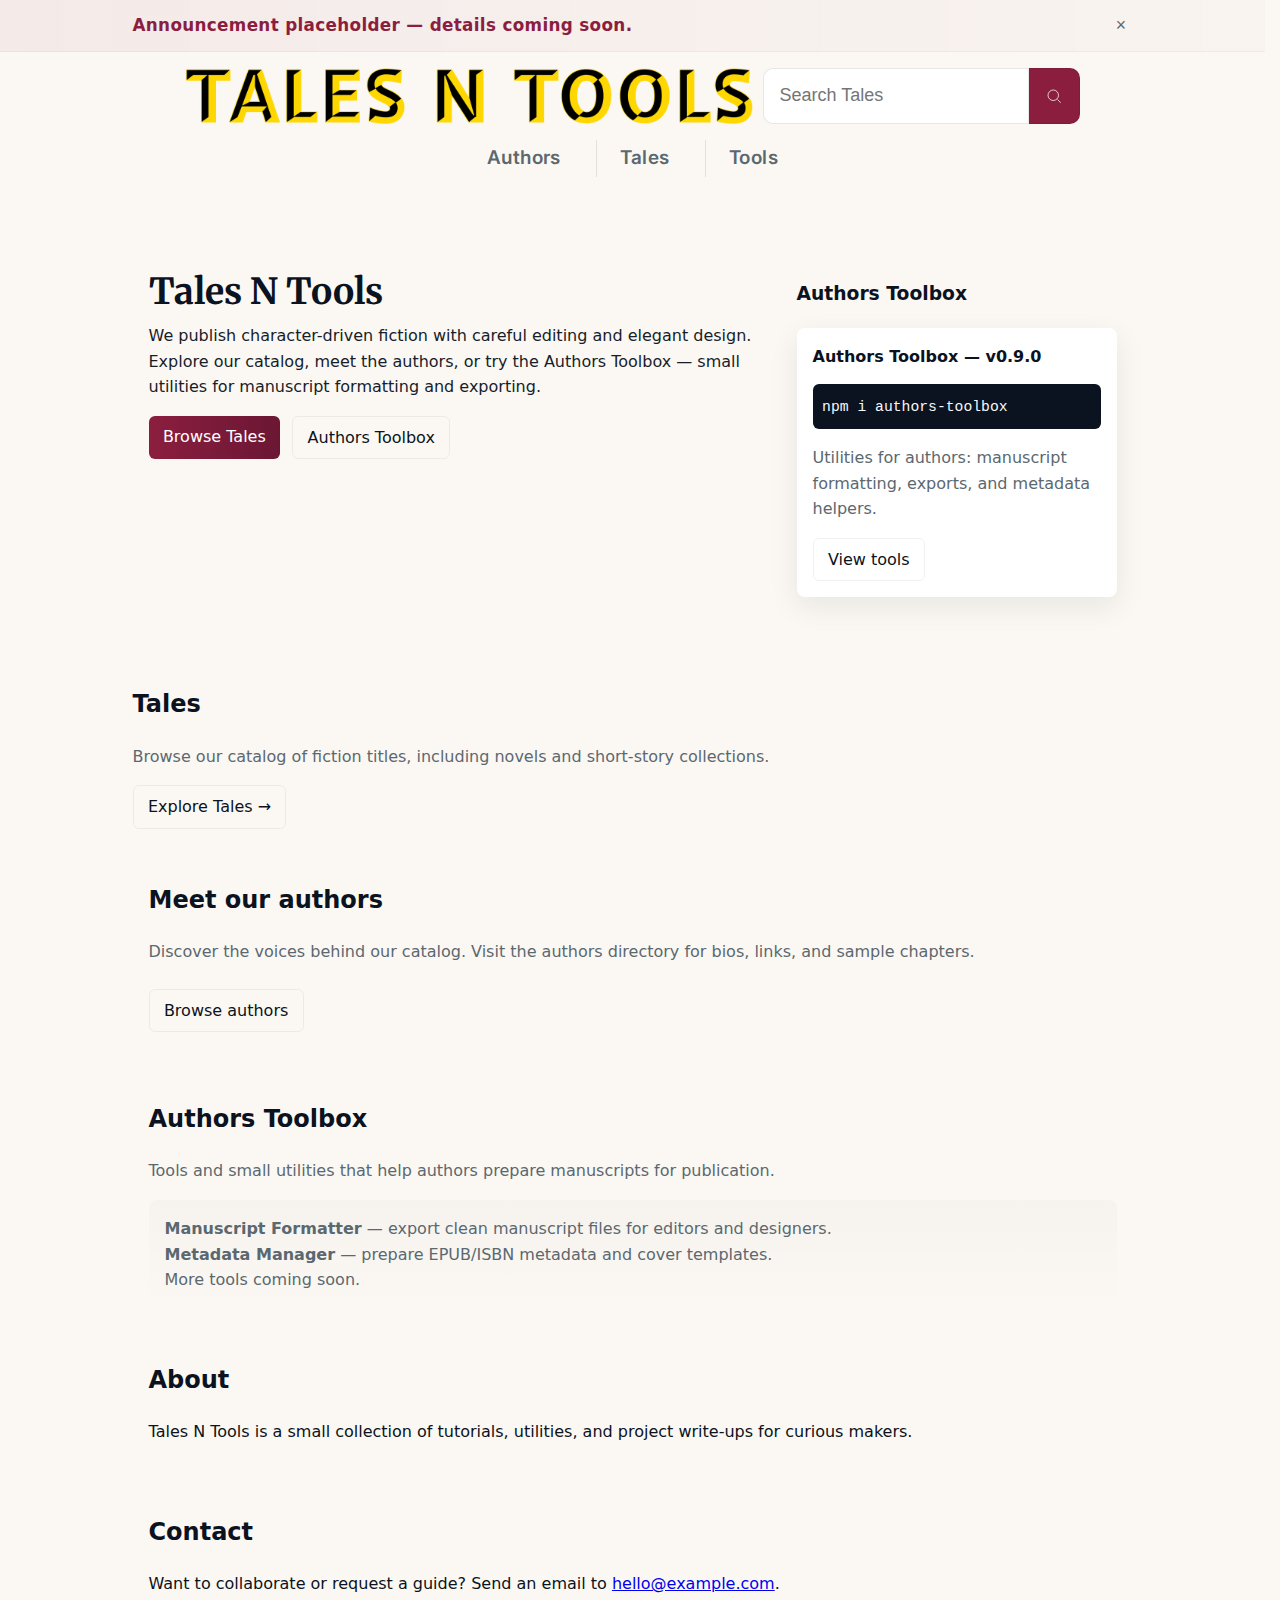
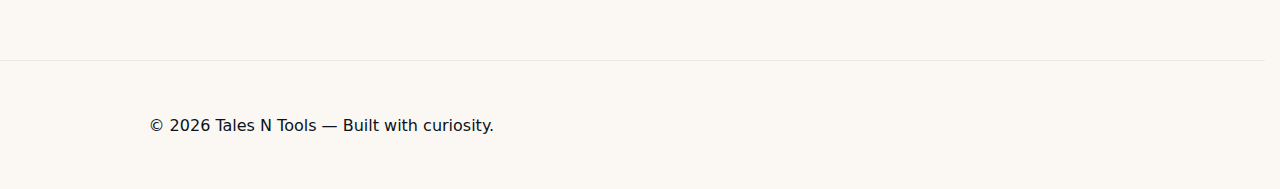
<file: index.html>
<!doctype html>
<html lang="en">

<head>
    <meta charset="utf-8" />
    <meta name="viewport" content="width=device-width,initial-scale=1" />
    <meta name="description" content="Tales N Tools — a multimedia studio where storytelling meets technology." />
    <title>Tales N Tools</title>
    <link rel="icon" href="assets/favicon.svg" />
    <link
        href="https://fonts.googleapis.com/css2?family=Inter:wght@300;400;600&family=Merriweather:wght@300;400;700&family=JetBrains+Mono:wght@400;600&display=swap"
        rel="stylesheet">
    <link rel="stylesheet" href="css/styles.css" />
    <script>
        // Prefetch shared header HTML into sessionStorage early to avoid flicker on navigation.
        (function () {
            try {
                if (!sessionStorage.getItem('site_header_html')) {
                    fetch('/includes/header.html').then(function (r) { if (r.ok) return r.text(); }).then(function (t) { if (t) sessionStorage.setItem('site_header_html', t); }).catch(function () { });
                }
            } catch (e) { }
        })();
    </script>
</head>

<body>
    <div id="site-header-include"></div>

    <main>
        <section class="hero">
            <div class="container hero-grid">
                <div class="hero-main">
                    <h1>Tales N Tools</h1>
                    <p class="lead">We publish character-driven fiction with careful editing and elegant design. Explore
                        our catalog, meet the authors, or try the Authors Toolbox — small utilities for manuscript
                        formatting and exporting.</p>
                    <p class="cta-row">
                        <a class="btn primary" href="tales/index.html">Browse Tales</a>
                        <a class="btn" href="tools/index.html">Authors Toolbox</a>
                    </p>
                </div>

                <aside class="hero-aside" aria-labelledby="releases-title">
                    <h3 id="releases-title">Authors Toolbox</h3>
                    <div class="release-card">
                        <div class="release-meta"><strong>Authors Toolbox</strong> — v0.9.0</div>
                        <pre class="code-snippet"><code>npm i authors-toolbox</code></pre>
                        <p class="muted">Utilities for authors: manuscript formatting, exports, and metadata helpers.
                        </p>
                        <a class="btn" href="#tools">View tools</a>
                    </div>
                </aside>
            </div>
        </section>

        <section class="container publications catalog-teaser">
            <h2>Tales</h2>
            <p class="muted">Browse our catalog of fiction titles, including novels and short-story collections.</p>
            <p><a class="btn" href="tales/index.html">Explore Tales →</a></p>
        </section>

        <section id="authors" class="container authors-teaser">
            <h2>Meet our authors</h2>
            <p class="muted">Discover the voices behind our catalog. Visit the authors directory for bios, links, and
                sample chapters.</p>
            <p><a class="btn" href="authors/index.html">Browse authors</a></p>
        </section>

        <section id="tools" class="container portfolio tools">
            <h2>Authors Toolbox</h2>
            <p class="muted">Tools and small utilities that help authors prepare manuscripts for publication.</p>
            <div class="placeholder">
                <strong>Manuscript Formatter</strong> — export clean manuscript files for editors and designers.<br>
                <strong>Metadata Manager</strong> — prepare EPUB/ISBN metadata and cover templates.<br>
                More tools coming soon.
            </div>
        </section>

        <section id="about" class="container about">
            <h2>About</h2>
            <p>Tales N Tools is a small collection of tutorials, utilities, and project write-ups for curious makers.
            </p>
        </section>

        <section id="contact" class="container contact">
            <h2>Contact</h2>
            <p>Want to collaborate or request a guide? Send an email to <a
                    href="mailto:hello@example.com">hello@example.com</a>.</p>
        </section>
    </main>

    <footer class="site-footer">
        <div class="container">
            <p>© <span id="year"></span> Tales N Tools — Built with curiosity.</p>
        </div>
    </footer>

    <script src="js/script.js"></script>
</body>

</html>
</file>
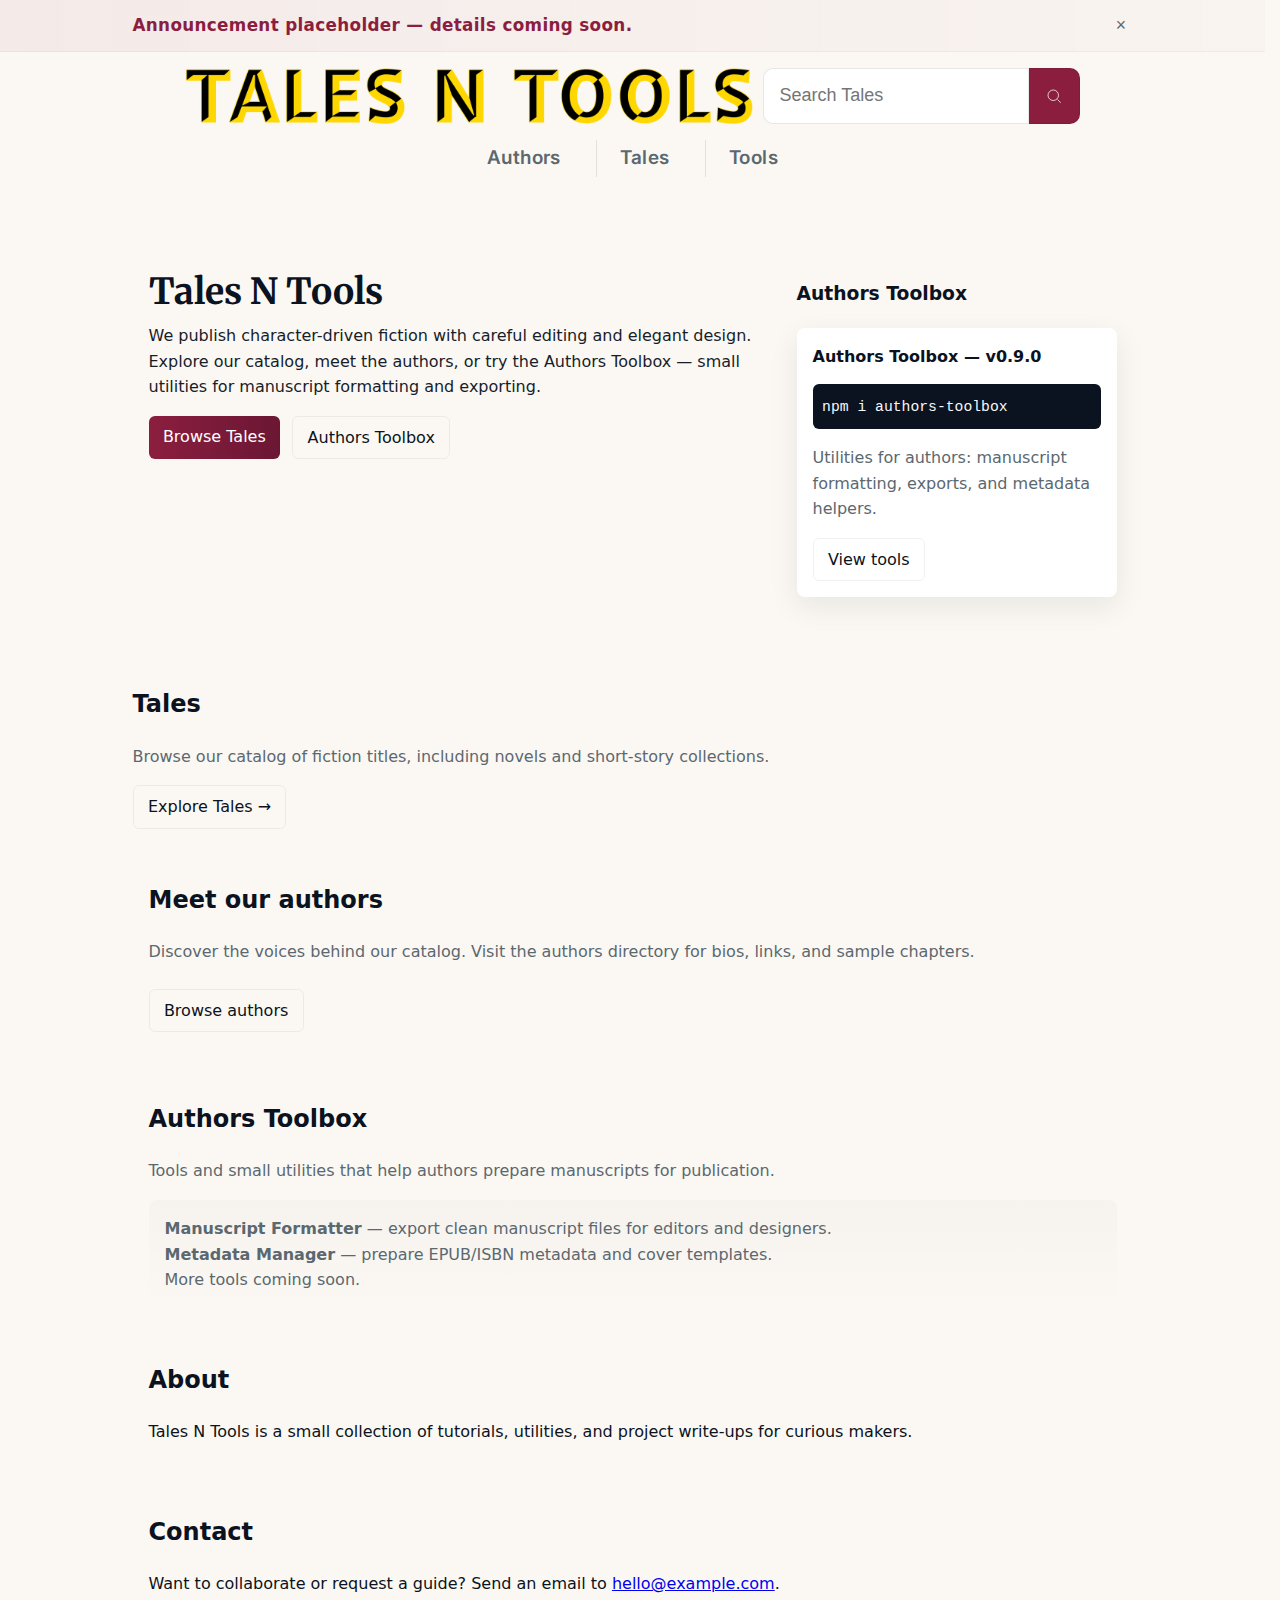
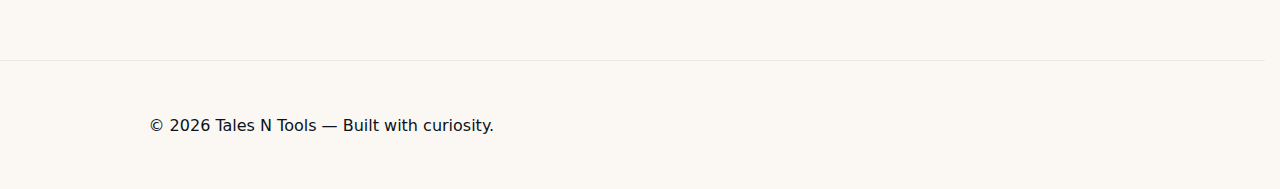
<file: docs/index.html>
<!doctype html>
<html lang="en">

<head>
    <meta charset="utf-8" />
    <meta name="viewport" content="width=device-width,initial-scale=1" />
    <meta name="description" content="Tales N Tools — a multimedia studio where storytelling meets technology." />
    <title>Tales N Tools</title>
    <link rel="icon" href="assets/favicon.svg" />
    <link
        href="https://fonts.googleapis.com/css2?family=Inter:wght@300;400;600&family=Merriweather:wght@300;400;700&family=JetBrains+Mono:wght@400;600&display=swap"
        rel="stylesheet">
    <link rel="stylesheet" href="css/styles.css" />
    <script>
        // Prefetch shared header HTML into sessionStorage early to avoid flicker on navigation.
        (function () {
            try {
                if (!sessionStorage.getItem('site_header_html')) {
                    var segs = window.location.pathname.split('/').filter(Boolean);
                    var depth = Math.max(0, segs.length - 1);
                    var basePrefix = depth ? '../'.repeat(depth) : './';
                    fetch(basePrefix + 'includes/header.html').then(function (r) { if (r.ok) return r.text(); }).then(function (t) { if (t) sessionStorage.setItem('site_header_html', t); }).catch(function () { });
                }
            } catch (e) { }
        })();
    </script>
</head>

<body>
    <div id="site-header-include"></div>

    <main>
        <section class="hero">
            <div class="container hero-grid">
                <div class="hero-main">
                    <h1>Tales N Tools</h1>
                    <p class="lead">We publish character-driven fiction with careful editing and elegant design. Explore
                        our catalog, meet the authors, or try the Authors Toolbox — small utilities for manuscript
                        formatting and exporting.</p>
                    <p class="cta-row">
                        <a class="btn primary" href="tales/index.html">Browse Tales</a>
                        <a class="btn" href="tools/index.html">Authors Toolbox</a>
                    </p>
                </div>

                <aside class="hero-aside" aria-labelledby="releases-title">
                    <h3 id="releases-title">Authors Toolbox</h3>
                    <div class="release-card">
                        <div class="release-meta"><strong>Authors Toolbox</strong> — v0.9.0</div>
                        <pre class="code-snippet"><code>npm i authors-toolbox</code></pre>
                        <p class="muted">Utilities for authors: manuscript formatting, exports, and metadata helpers.
                        </p>
                        <a class="btn" href="#tools">View tools</a>
                    </div>
                </aside>
            </div>
        </section>

        <section class="container publications catalog-teaser">
            <h2>Tales</h2>
            <p class="muted">Browse our catalog of fiction titles, including novels and short-story collections.</p>
            <p><a class="btn" href="tales/index.html">Explore Tales →</a></p>
        </section>

        <section id="authors" class="container authors-teaser">
            <h2>Meet our authors</h2>
            <p class="muted">Discover the voices behind our catalog. Visit the authors directory for bios, links, and
                sample chapters.</p>
            <p><a class="btn" href="authors/index.html">Browse authors</a></p>
        </section>

        <section id="tools" class="container portfolio tools">
            <h2>Authors Toolbox</h2>
            <p class="muted">Tools and small utilities that help authors prepare manuscripts for publication.</p>
            <div class="placeholder">
                <strong>Manuscript Formatter</strong> — export clean manuscript files for editors and designers.<br>
                <strong>Metadata Manager</strong> — prepare EPUB/ISBN metadata and cover templates.<br>
                More tools coming soon.
            </div>
        </section>

        <section id="about" class="container about">
            <h2>About</h2>
            <p>Tales N Tools is a small collection of tutorials, utilities, and project write-ups for curious makers.
            </p>
        </section>

        <section id="contact" class="container contact">
            <h2>Contact</h2>
            <p>Want to collaborate or request a guide? Send an email to <a
                    href="mailto:hello@example.com">hello@example.com</a>.</p>
        </section>
    </main>

    <footer class="site-footer">
        <div class="container">
            <p>© <span id="year"></span> Tales N Tools — Built with curiosity.</p>
        </div>
    </footer>

    <script src="js/script.js"></script>
</body>

</html>
</file>
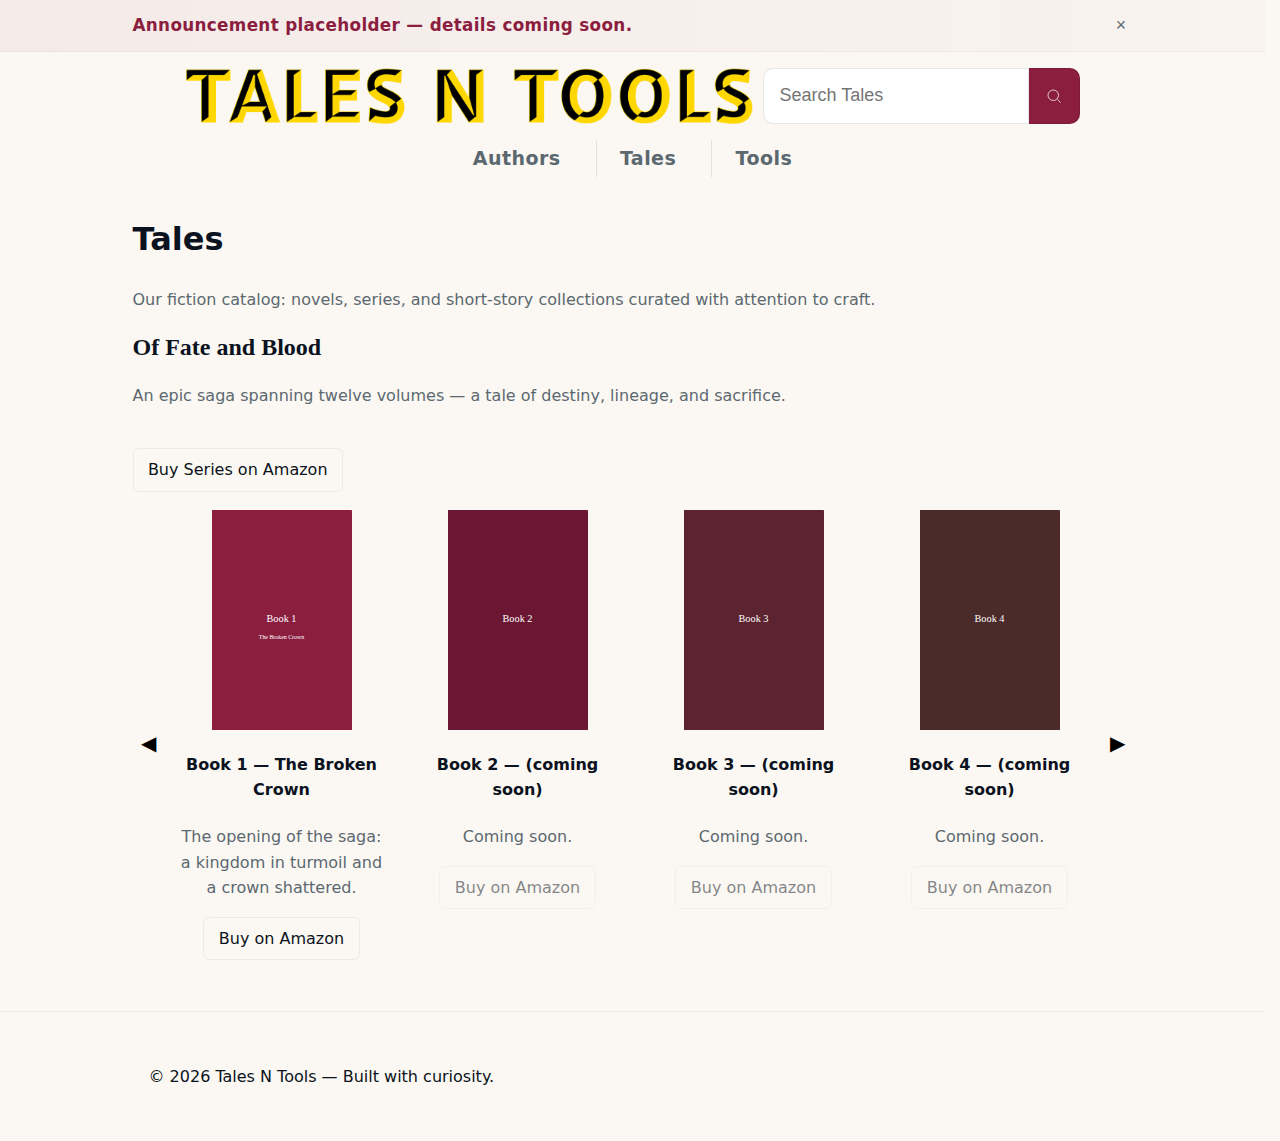
<file: pages/tales/index.html>
<!doctype html>
<html lang="en">

<head>
    <meta charset="utf-8" />
    <meta name="viewport" content="width=device-width,initial-scale=1" />
    <title>Tales — Tales N Tools</title>
    <link rel="stylesheet" href="/css/styles.css" />
    <meta name="description" content="Tales — the fiction catalog from Tales N Tools." />
    <script>
        (function () {
            try {
                if (!sessionStorage.getItem('site_header_html')) {
                    fetch('/includes/header.html').then(function (r) { if (r.ok) return r.text(); }).then(function (t) { if (t) sessionStorage.setItem('site_header_html', t); }).catch(function () { });
                }
            } catch (e) { }
        })();
    </script>
</head>

<body>
    <div id="site-header-include"></div>

    <main>
        <section class="container publications">
            <h1>Tales</h1>
            <p class="muted">Our fiction catalog: novels, series, and short-story collections curated with attention to
                craft.</p>

            <div class="series-list">
                <article class="series" id="series-of-fate-and-blood">
                    <h2 class="series-title">Of Fate and Blood</h2>
                    <p class="muted">An epic saga spanning twelve volumes — a tale of destiny, lineage, and sacrifice.
                    </p>
                    <div class="series-content" id="of-fate-and-blood">
                        <p><a class="btn" href="#">Buy Series on Amazon</a></p>
                        <div class="carousel" aria-roledescription="carousel" tabindex="0">
                            <button class="carousel-btn prev" aria-label="Previous">◀</button>
                            <div class="carousel-track">
                                <!-- Book slides -->
                                <div class="slide">
                                    <img src="/assets/covers/book-1.svg" alt="Book 1 cover" class="cover" />
                                    <h4>Book 1 — The Broken Crown</h4>
                                    <p class="muted">The opening of the saga: a kingdom in turmoil and a crown
                                        shattered.</p>
                                    <p><a class="btn" href="#">Buy on Amazon</a></p>
                                </div>
                                <div class="slide">
                                    <img src="/assets/covers/book-2.svg" alt="Book 2 cover" class="cover" />
                                    <h4>Book 2 — (coming soon)</h4>
                                    <p class="muted">Coming soon.</p>
                                    <p><a class="btn disabled" aria-disabled="true">Buy on Amazon</a></p>
                                </div>
                                <div class="slide">
                                    <img src="/assets/covers/book-3.svg" alt="Book 3 cover" class="cover" />
                                    <h4>Book 3 — (coming soon)</h4>
                                    <p class="muted">Coming soon.</p>
                                    <p><a class="btn disabled" aria-disabled="true">Buy on Amazon</a></p>
                                </div>
                                <div class="slide">
                                    <img src="/assets/covers/book-4.svg" alt="Book 4 cover" class="cover" />
                                    <h4>Book 4 — (coming soon)</h4>
                                    <p class="muted">Coming soon.</p>
                                    <p><a class="btn disabled" aria-disabled="true">Buy on Amazon</a></p>
                                </div>
                                <div class="slide">
                                    <img src="/assets/covers/book-5.svg" alt="Book 5 cover" class="cover" />
                                    <h4>Book 5 — (coming soon)</h4>
                                    <p class="muted">Coming soon.</p>
                                    <p><a class="btn disabled" aria-disabled="true">Buy on Amazon</a></p>
                                </div>
                                <div class="slide">
                                    <img src="/assets/covers/book-6.svg" alt="Book 6 cover" class="cover" />
                                    <h4>Book 6 — (coming soon)</h4>
                                    <p class="muted">Coming soon.</p>
                                    <p><a class="btn disabled" aria-disabled="true">Buy on Amazon</a></p>
                                </div>
                                <div class="slide">
                                    <img src="/assets/covers/book-7.svg" alt="Book 7 cover" class="cover" />
                                    <h4>Book 7 — (coming soon)</h4>
                                    <p class="muted">Coming soon.</p>
                                    <p><a class="btn disabled" aria-disabled="true">Buy on Amazon</a></p>
                                </div>
                                <div class="slide">
                                    <img src="/assets/covers/book-8.svg" alt="Book 8 cover" class="cover" />
                                    <h4>Book 8 — (coming soon)</h4>
                                    <p class="muted">Coming soon.</p>
                                    <p><a class="btn disabled" aria-disabled="true">Buy on Amazon</a></p>
                                </div>
                                <div class="slide">
                                    <img src="/assets/covers/book-9.svg" alt="Book 9 cover" class="cover" />
                                    <h4>Book 9 — (coming soon)</h4>
                                    <p class="muted">Coming soon.</p>
                                    <p><a class="btn disabled" aria-disabled="true">Buy on Amazon</a></p>
                                </div>
                                <div class="slide">
                                    <img src="/assets/covers/book-10.svg" alt="Book 10 cover" class="cover" />
                                    <h4>Book 10 — (coming soon)</h4>
                                    <p class="muted">Coming soon.</p>
                                    <p><a class="btn disabled" aria-disabled="true">Buy on Amazon</a></p>
                                </div>
                                <div class="slide">
                                    <img src="/assets/covers/book-11.svg" alt="Book 11 cover" class="cover" />
                                    <h4>Book 11 — (coming soon)</h4>
                                    <p class="muted">Coming soon.</p>
                                    <p><a class="btn disabled" aria-disabled="true">Buy on Amazon</a></p>
                                </div>
                                <div class="slide">
                                    <img src="/assets/covers/book-12.svg" alt="Book 12 cover" class="cover" />
                                    <h4>Book 12 — (coming soon)</h4>
                                    <p class="muted">Coming soon.</p>
                                    <p><a class="btn disabled" aria-disabled="true">Buy on Amazon</a></p>
                                </div>
                            </div>
                            <button class="carousel-btn next" aria-label="Next">▶</button>
                        </div>
                    </div>
                </article>
            </div>
        </section>
    </main>

    <footer class="site-footer">
        <div class="container">
            <p>© <span id="year"></span> Tales N Tools — Built with curiosity.</p>
        </div>
    </footer>

    <script src="/js/script.js"></script>
    <script src="/pages/tales/scripts/carousel.js"></script>
</body>

</html>
</file>
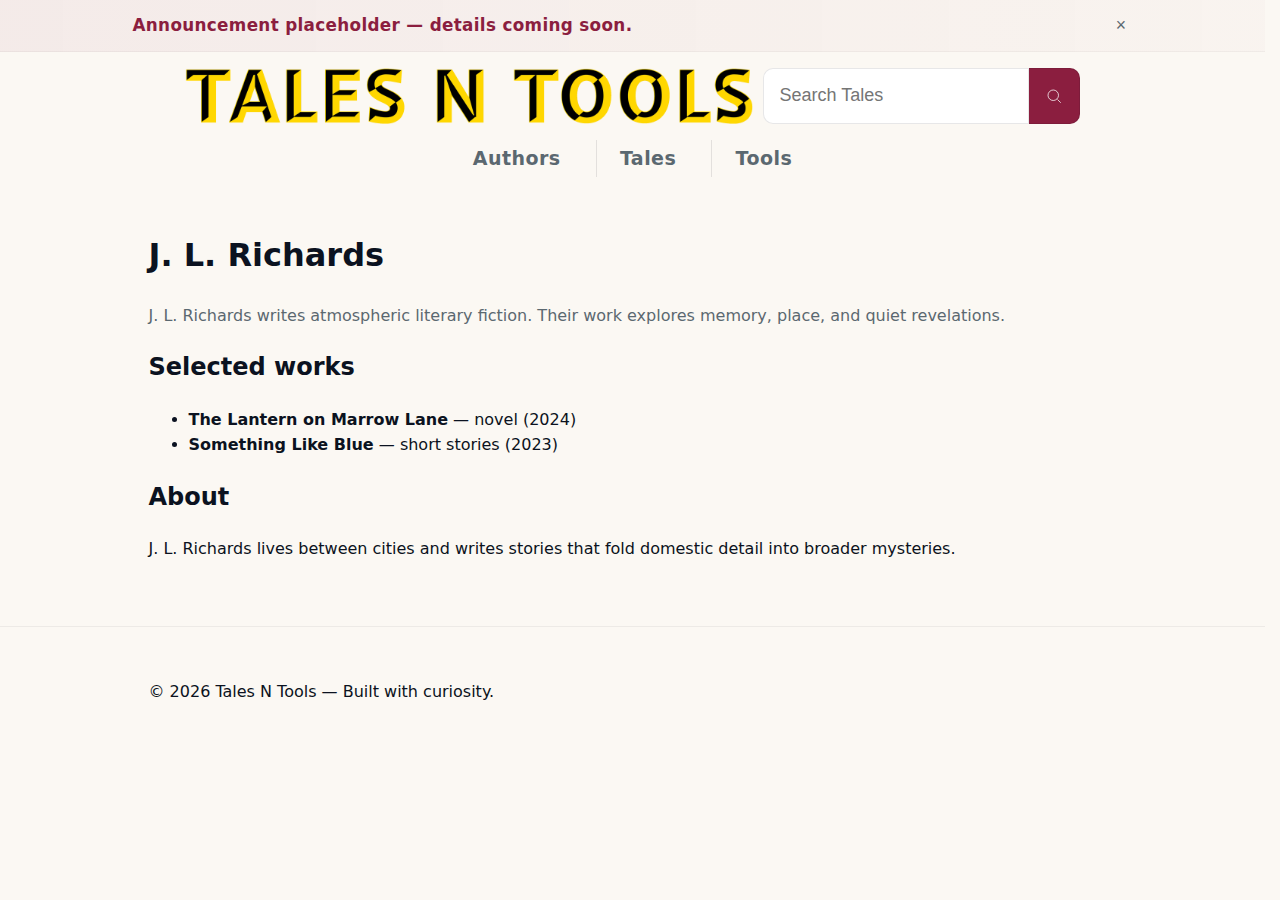
<file: pages/authors/jl-richards.html>
<!doctype html>
<html lang="en">

<head>
    <meta charset="utf-8" />
    <meta name="viewport" content="width=device-width,initial-scale=1" />
    <title>J. L. Richards — Tales N Tools</title>
    <link rel="stylesheet" href="/css/styles.css" />
    <script>
        (function () {
            try {
                if (!sessionStorage.getItem('site_header_html')) {
                    fetch('/includes/header.html').then(function (r) { if (r.ok) return r.text(); }).then(function (t) { if (t) sessionStorage.setItem('site_header_html', t); }).catch(function () { });
                }
            } catch (e) { }
        })();
    </script>
</head>

<body>
    <div id="site-header-include"></div>

    <main>
        <section class="container">
            <h1>J. L. Richards</h1>
            <p class="muted">J. L. Richards writes atmospheric literary fiction. Their work explores memory, place, and
                quiet revelations.</p>

            <h2>Selected works</h2>
            <ul>
                <li><strong>The Lantern on Marrow Lane</strong> — novel (2024)</li>
                <li><strong>Something Like Blue</strong> — short stories (2023)</li>
            </ul>

            <h2>About</h2>
            <p>J. L. Richards lives between cities and writes stories that fold domestic detail into broader mysteries.
            </p>
        </section>
    </main>

    <footer class="site-footer">
        <div class="container">
            <p>© <span id="year"></span> Tales N Tools — Built with curiosity.</p>
        </div>
    </footer>

    <script src="/js/script.js"></script>
</body>

</html>
</file>
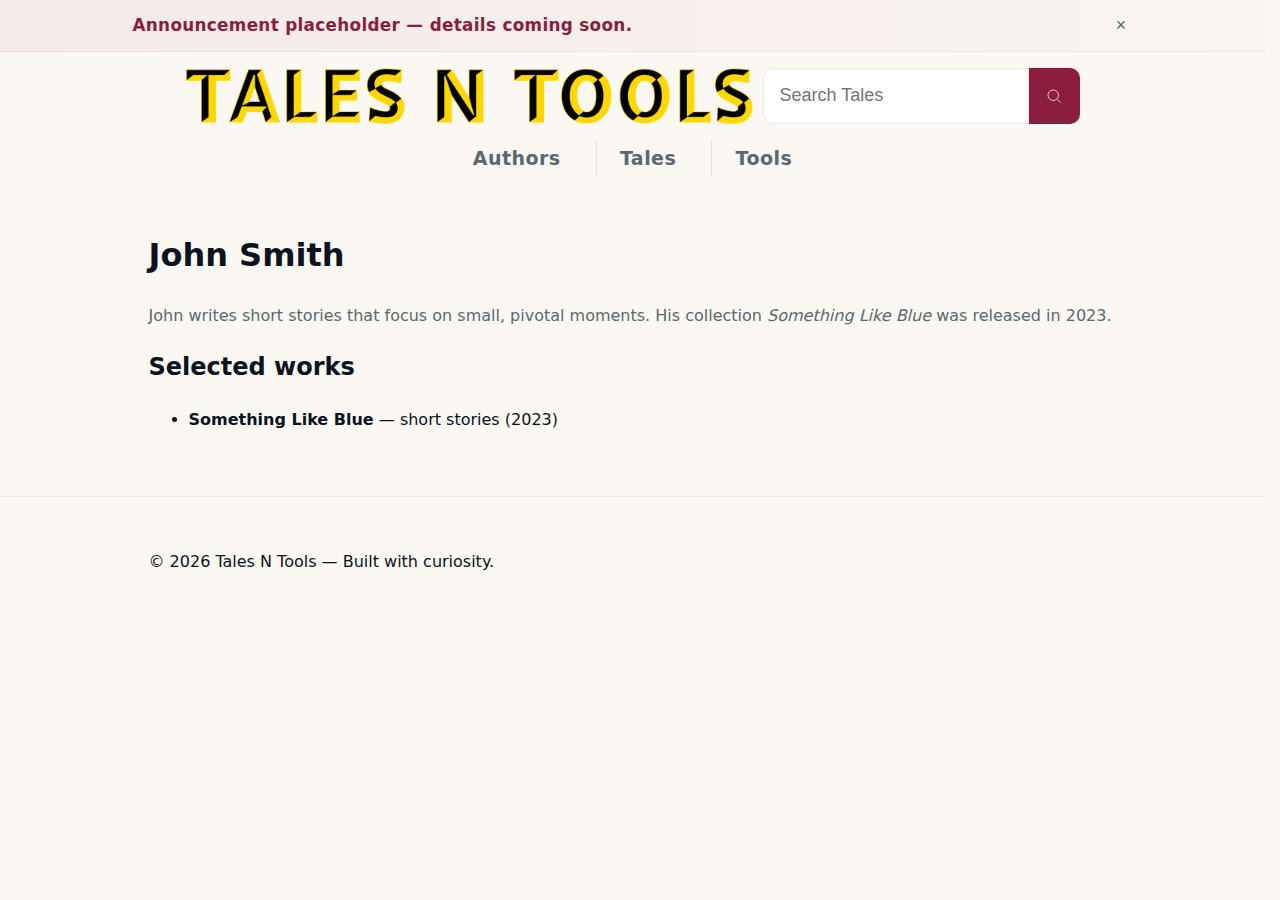
<file: pages/authors/john-smith.html>
<!doctype html>
<html lang="en">

<head>
    <meta charset="utf-8" />
    <meta name="viewport" content="width=device-width,initial-scale=1" />
    <title>John Smith — Tales N Tools</title>
    <link rel="stylesheet" href="/css/styles.css" />
    <script>
        (function () {
            try {
                if (!sessionStorage.getItem('site_header_html')) {
                    fetch('/includes/header.html').then(function (r) { if (r.ok) return r.text(); }).then(function (t) { if (t) sessionStorage.setItem('site_header_html', t); }).catch(function () { });
                }
            } catch (e) { }
        })();
    </script>
</head>

<body>
    <div id="site-header-include"></div>

    <main>
        <section class="container">
            <h1>John Smith</h1>
            <p class="muted">John writes short stories that focus on small, pivotal moments. His collection
                <em>Something Like Blue</em> was released in 2023.
            </p>

            <h2>Selected works</h2>
            <ul>
                <li><strong>Something Like Blue</strong> — short stories (2023)</li>
            </ul>
        </section>
    </main>

    <footer class="site-footer">
        <div class="container">
            <p>© <span id="year"></span> Tales N Tools — Built with curiosity.</p>
        </div>
    </footer>

    <script src="/js/script.js"></script>
</body>

</html>
</file>
<file: css/styles.css>
/* Clean stylesheet for Tales N Tools - publisher + developer aesthetic */

:root {
    --paper: #fbf8f3;
    /* warm paper */
    --text: #0b1220;
    /* deep ink */
    --muted: #5b6870;
    /* gray for captions */
    --accent: #8b1e3f;
    /* warm burgundy for publisher feel */
    --card: #ffffff;
    --code-bg: #0b1220;
    --code-fg: #f6f8fa;
    /* site-wide layout width */
    --site-max-width: 1000px;
}

* {
    box-sizing: border-box;
}

html,
body {
    height: 100%;
}

body {
    margin: 0;
    font-family: ui-sans-serif, system-ui, -apple-system, "Segoe UI", Roboto, "Helvetica Neue", Arial;
    background: var(--paper);
    color: var(--text);
    -webkit-font-smoothing: antialiased;
    -moz-osx-font-smoothing: grayscale;
    line-height: 1.6;
    /* Ensure a stable scrollbar gutter to prevent horizontal layout shifts
       when pages differ in height (keeps all pages aligned consistently). */
    overflow-y: scroll;
}

/* Prefer modern API when available to reserve scrollbar space without
   forcing a visible scrollbar in all browsers. */
html {
    scrollbar-gutter: stable;
}

.container {
    max-width: var(--site-max-width);
    width: 100%;
    margin: 0 auto;
    padding: 1rem;
}

/* Header / masthead */
.header-inner {
    display: flex;
    flex-direction: column;
    /* stack brand/search above nav */
    align-items: center;
    gap: 1rem;
}

.brand {
    font-weight: 700;
    color: var(--text);
    text-decoration: none;
    /* remove underline from linked title */
    display: inline-flex;
    align-items: center;
    align-self: center;
}

/* make brand bigger and adjust spacing */
.brand {
    font-size: 2.4rem;
    line-height: 1;
}

/* branding image (replaces text title) */
.brand-img {
    display: block;
    height: 56px;
    /* match search control height */
    width: auto;
}

/* Carousel styles */
.carousel {
    display: flex;
    align-items: center;
    gap: .5rem;
    position: relative;
}

.carousel-track {
    display: flex;
    gap: 1rem;
    overflow-x: auto;
    -ms-overflow-style: none;
    /* hide scrollbar for IE/Edge */
    scrollbar-width: none;
    /* hide scrollbar for Firefox */
    scroll-snap-type: x mandatory;
    padding: 0;
    /* remove inner white padding */
    scroll-behavior: smooth;
}

/* hide webkit scrollbars while keeping scroll functional */
.carousel-track::-webkit-scrollbar {
    display: none;
    height: 0;
}

.slide {
    min-width: 220px;
    flex: 0 0 220px;
    scroll-snap-align: center;
    background: transparent;
    /* make slides blend with site (no white) */
    padding: .15rem .25rem;
    /* minimal padding so covers align nicely */
    border-radius: 6px;
    box-shadow: none;
    text-align: center;
}

.carousel-btn {
    background: transparent;
    border: 0;
    font-size: 1.25rem;
    cursor: pointer;
    padding: .25rem .5rem;
}

.cover {
    width: 140px;
    height: 220px;
    object-fit: cover;
    display: block;
    margin: 0 auto 0.6rem;
}

.small {
    font-size: .9rem;
    text-decoration: none;
    font-size: 1.05rem;
    font-family: 'Merriweather', Georgia, serif;
    letter-spacing: .02em;
}

.brand-wrap {
    display: flex;
    align-items: center;
    padding-top: 0;
    /* remove extra top offset so title aligns with nav */
    /* allow brand row to expand horizontally to fill space between brand and nav */
    flex: 1 1 auto;
}

.brand-row {
    display: flex;
    align-items: center;
    gap: .6rem;
    justify-content: center;
    /* center title + search */
    width: 100%;
    max-width: var(--site-max-width);
    padding: 0 1rem;
}

/* Ensure top-level page sections don't accidentally expand beyond the container */
main,
header,
.site-banner,
.site-footer {
    width: 100%;
}

.site-tag {
    color: var(--muted);
    font-size: .95rem;
    font-family: ui-sans-serif, system-ui, -apple-system, "Segoe UI", Roboto, "Helvetica Neue", Arial;
    letter-spacing: .01em;
}

/* Announcement banner above the header */
.site-banner {
    background: linear-gradient(90deg, rgba(139, 30, 63, 0.06), rgba(139, 30, 63, 0.02));
    border-bottom: 1px solid rgba(16, 24, 32, 0.04);
}

.site-banner .banner-inner {
    display: flex;
    align-items: center;
    justify-content: space-between;
    gap: .8rem;
    padding: .75rem 0;
}

.site-banner .banner-text {
    margin: 0;
    color: var(--accent);
    font-weight: 700;
    font-size: 1.05rem;
    letter-spacing: .02em;
}

.site-banner .banner-close {
    background: transparent;
    border: 0;
    font-size: 1.1rem;
    color: var(--muted);
    cursor: pointer;
    padding: .15rem .4rem;
}

/* header search */
.header-search {
    display: flex;
    align-items: center;
    gap: 0;
    /* connect input and button */
    margin-left: 0;
    /* centered layout, remove left margin */
    flex: 0 1 120%;
    width: 120%;
    /* twice the previous width */
    max-width: 1280px;
    align-self: center;
    /* center inside brand-row */
}

.header-search input[type="search"] {
    padding: 0 1rem;
    border: 1px solid rgba(16, 24, 32, .10);
    border-radius: 10px 0 0 10px;
    min-width: 0;
    /* allow shrinking inside flex */
    width: 100%;
    height: 56px;
    /* taller search field for stronger presence */
    background: rgba(255, 255, 255, .98);
    font-size: 1.125rem;
}

.header-search .btn {
    display: inline-flex;
    align-items: center;
    justify-content: center;
    height: 56px;
    padding: 0 1rem;
    border-radius: 0 10px 10px 0;
    border: 1px solid rgba(16, 24, 32, 0.10);
    border-left: 0;
    /* visually attach to the input */
    background: var(--accent);
    color: #fff;
    color: #fff;
}

.header-search .btn svg {
    width: 18px;
    height: 18px;
    stroke: currentColor;
    fill: none;
}

/* visually hidden helper for screen readers */
.sr-only {
    position: absolute !important;
    height: 1px;
    width: 1px;
    overflow: hidden;
    clip: rect(1px, 1px, 1px, 1px);
    white-space: nowrap;
    border: 0;
    padding: 0;
    margin: -1px;
}

@media (max-width:700px) {
    .brand-row {
        flex-direction: column;
        align-items: flex-start;
        gap: .25rem
    }

    .header-search {
        margin-left: 0;
    }

    .header-search input[type="search"] {
        min-width: 120px
    }
}

.byline {
    font-size: .78rem;
    color: var(--muted);
    margin-top: .12rem;
}

.nav-toggle {
    background: transparent;
    border: 0;
    color: var(--text);
    font-size: 1.2rem;
    display: none
}

.site-nav ul {
    list-style: none;
    margin: 0;
    padding: 0;
    display: flex;
    gap: 1rem;
    justify-content: center;
    /* center nav items horizontally */
}

.site-nav a {
    color: var(--muted);
    align-self: center;
    /* ensure mobile toggle lines up too */
    text-decoration: none
}

.site-nav {
    flex: 0 0 auto;
    /* keep nav at its intrinsic width */
    align-self: center;
    /* vertically center nav inside header */
}

/* make primary nav items larger */
.site-nav ul li {
    display: flex;
    align-items: center;
}

.site-nav ul li+li {
    /* vertical separator between nav items */
    border-left: 1px solid rgba(16, 24, 32, 0.10);
    padding-left: .85rem;
    margin-left: .6rem;
}

.site-nav ul li a {
    font-size: 19px;
    font-weight: 600;
    font-stretch: normal;
    font-style: normal;
    line-height: 1.18;
    letter-spacing: .45px;
    text-transform: none;
    font-family: "Poynter", 'Inter', ui-sans-serif, system-ui, -apple-system, "Segoe UI", Roboto, Arial !important;
    color: var(--muted);
    text-decoration: none;
    display: inline-block;
    padding: .45rem .6rem;
}

/* warm burgundy for publisher feel is set in :root */
/* Hero */
.hero {
    padding: 3.25rem 0;
}

.hero-grid {
    display: grid;
    grid-template-columns: 1fr 320px;
    gap: 2rem;
    align-items: start
}

.hero-main {
    /* Align hero content width with site container so H1 aligns with other pages */
    max-width: var(--site-max-width);
}

/* Keep readable measure for lead paragraphs while aligning the H1 */
.hero-main .lead {
    max-width: 60ch;
}

.hero h1 {
    font-family: 'Merriweather', Georgia, serif;
    font-size: 2.25rem;
    margin: .15rem 0;
}

.tagline {
    color: var(--muted);
    margin: 0 0 1rem
}

.lead {
    margin: 0 0 1rem;
    color: var(--text);
    opacity: .95
}

.cta-row {
    display: flex;
    gap: .75rem;
    justify-content: flex-start;
    margin-top: 1rem
}

.btn {
    display: inline-block;
    padding: .5rem .9rem;
    border-radius: 6px;
    border: 1px solid rgba(16, 24, 32, .06);
    color: var(--text);
    text-decoration: none;
    background: transparent
}

.btn.primary {
    background: linear-gradient(90deg, var(--accent), #6b1734);
    border: 0;
    color: #fff;
}

/* Publications */
.publications {
    /* Remove extra vertical padding so layout lines up exactly with other pages */
    padding: 0;
}

.pub-list {
    display: grid;
    grid-template-columns: repeat(2, 1fr);
    gap: 1rem
}

.pub {
    background: var(--card);
    padding: 1rem;
    border-radius: 8px;
    box-shadow: 0 6px 18px rgba(20, 24, 28, .06)
}

.pub h3 {
    margin: 0 0 .35rem;
    font-family: 'Georgia', 'Merriweather', serif
}

.pub p {
    margin: 0 0 .6rem;
    color: var(--muted)
}

.read-link {
    color: var(--accent);
    text-decoration: none;
    font-weight: 600
}

/* Series and books */
.series-list {
    margin: 1rem 0 1.5rem;
}

.series {
    /* match site cards: no left border, no extra gradient — keep minimal spacing */
    padding: 0;
    margin-bottom: 1rem;
    background: transparent;
}

.series-title {
    display: flex;
    align-items: center;
    gap: .6rem;
    margin: 0;
    font-family: 'Merriweather', Georgia, serif;
}

.series-toggle {
    margin-left: auto;
    background: transparent;
    border: 0;
    font-size: 1rem;
    cursor: pointer;
}

.series-content {
    margin-top: .75rem;
    padding-top: .5rem;
    border-top: none;
}

.book-list {
    display: grid;
    grid-template-columns: repeat(auto-fit, minmax(220px, 1fr));
    gap: .75rem;
}

.book {
    background: var(--card);
    padding: .75rem;
    border-radius: 8px;
    box-shadow: 0 4px 14px rgba(20, 24, 28, .04);
}

.book h4 {
    margin: .15rem 0 .4rem;
}

.book.coming-soon {
    opacity: .65;
}

.btn.disabled {
    opacity: .5;
    pointer-events: none;
}

.placeholder {
    padding: 1rem;
    border-radius: 8px;
    background: linear-gradient(180deg, rgba(0, 0, 0, .02), transparent);
    color: var(--muted)
}

.hero-aside {
    position: relative
}

.release-card {
    background: var(--card);
    padding: 1rem;
    border-radius: 8px;
    box-shadow: 0 10px 30px rgba(16, 24, 32, .08)
}

.release-meta {
    font-weight: 700;
    color: var(--text);
    margin-bottom: .5rem
}

.code-snippet {
    background: var(--code-bg);
    color: var(--code-fg);
    padding: .6rem;
    border-radius: 6px;
    overflow: auto;
    font-family: 'JetBrains Mono', ui-monospace, SFMono-Regular, Menlo, monospace;
    font-size: .92rem;
}

/* Authors / tools specific */
.authors-teaser .btn {
    margin-top: .5rem
}

.tool-demo {
    margin-top: 1rem
}

.tool-demo textarea {
    min-height: 180px
}

.muted {
    color: var(--muted)
}

.site-footer {
    padding: 1.25rem 0;
    border-top: 1px solid rgba(16, 24, 32, .06);
    margin-top: 2rem
}

/* Responsive adjustments */
@media (max-width:900px) {
    .hero-grid {
        grid-template-columns: 1fr
    }

    .site-nav {
        display: none
    }

    .nav-toggle {
        display: inline-block
    }

    .pub-list {
        grid-template-columns: 1fr
    }

    .cta-row {
        flex-direction: column
    }
}

@media (max-width:480px) {
    .brand {
        font-size: 1rem
    }
}
</file>
<file: docs/css/styles.css>
/* Clean stylesheet for Tales N Tools - publisher + developer aesthetic */

:root {
    --paper: #fbf8f3;
    /* warm paper */
    --text: #0b1220;
    /* deep ink */
    --muted: #5b6870;
    /* gray for captions */
    --accent: #8b1e3f;
    /* warm burgundy for publisher feel */
    --card: #ffffff;
    --code-bg: #0b1220;
    --code-fg: #f6f8fa;
    /* site-wide layout width */
    --site-max-width: 1000px;
}

* {
    box-sizing: border-box;
}

html,
body {
    height: 100%;
}

body {
    margin: 0;
    font-family: ui-sans-serif, system-ui, -apple-system, "Segoe UI", Roboto, "Helvetica Neue", Arial;
    background: var(--paper);
    color: var(--text);
    -webkit-font-smoothing: antialiased;
    -moz-osx-font-smoothing: grayscale;
    line-height: 1.6;
    /* Ensure a stable scrollbar gutter to prevent horizontal layout shifts
       when pages differ in height (keeps all pages aligned consistently). */
    overflow-y: scroll;
}

/* Prefer modern API when available to reserve scrollbar space without
   forcing a visible scrollbar in all browsers. */
html {
    scrollbar-gutter: stable;
}

.container {
    max-width: var(--site-max-width);
    width: 100%;
    margin: 0 auto;
    padding: 1rem;
}

/* Header / masthead */
.header-inner {
    display: flex;
    flex-direction: column;
    /* stack brand/search above nav */
    align-items: center;
    gap: 1rem;
}

.brand {
    font-weight: 700;
    color: var(--text);
    text-decoration: none;
    /* remove underline from linked title */
    display: inline-flex;
    align-items: center;
    align-self: center;
}

/* make brand bigger and adjust spacing */
.brand {
    font-size: 2.4rem;
    line-height: 1;
}

/* branding image (replaces text title) */
.brand-img {
    display: block;
    height: 56px;
    /* match search control height */
    width: auto;
}

/* Carousel styles */
.carousel {
    display: flex;
    align-items: center;
    gap: .5rem;
    position: relative;
}

.carousel-track {
    display: flex;
    gap: 1rem;
    overflow-x: auto;
    -ms-overflow-style: none;
    /* hide scrollbar for IE/Edge */
    scrollbar-width: none;
    /* hide scrollbar for Firefox */
    scroll-snap-type: x mandatory;
    padding: 0;
    /* remove inner white padding */
    scroll-behavior: smooth;
}

/* hide webkit scrollbars while keeping scroll functional */
.carousel-track::-webkit-scrollbar {
    display: none;
    height: 0;
}

.slide {
    min-width: 220px;
    flex: 0 0 220px;
    scroll-snap-align: center;
    background: transparent;
    /* make slides blend with site (no white) */
    padding: .15rem .25rem;
    /* minimal padding so covers align nicely */
    border-radius: 6px;
    box-shadow: none;
    text-align: center;
}

.carousel-btn {
    background: transparent;
    border: 0;
    font-size: 1.25rem;
    cursor: pointer;
    padding: .25rem .5rem;
}

.cover {
    width: 140px;
    height: 220px;
    object-fit: cover;
    display: block;
    margin: 0 auto 0.6rem;
}

.small {
    font-size: .9rem;
    text-decoration: none;
    font-size: 1.05rem;
    font-family: 'Merriweather', Georgia, serif;
    letter-spacing: .02em;
}

.brand-wrap {
    display: flex;
    align-items: center;
    padding-top: 0;
    /* remove extra top offset so title aligns with nav */
    /* allow brand row to expand horizontally to fill space between brand and nav */
    flex: 1 1 auto;
}

.brand-row {
    display: flex;
    align-items: center;
    gap: .6rem;
    justify-content: center;
    /* center title + search */
    width: 100%;
    max-width: var(--site-max-width);
    padding: 0 1rem;
}

/* Ensure top-level page sections don't accidentally expand beyond the container */
main,
header,
.site-banner,
.site-footer {
    width: 100%;
}

.site-tag {
    color: var(--muted);
    font-size: .95rem;
    font-family: ui-sans-serif, system-ui, -apple-system, "Segoe UI", Roboto, "Helvetica Neue", Arial;
    letter-spacing: .01em;
}

/* Announcement banner above the header */
.site-banner {
    background: linear-gradient(90deg, rgba(139, 30, 63, 0.06), rgba(139, 30, 63, 0.02));
    border-bottom: 1px solid rgba(16, 24, 32, 0.04);
}

.site-banner .banner-inner {
    display: flex;
    align-items: center;
    justify-content: space-between;
    gap: .8rem;
    padding: .75rem 0;
}

.site-banner .banner-text {
    margin: 0;
    color: var(--accent);
    font-weight: 700;
    font-size: 1.05rem;
    letter-spacing: .02em;
}

.site-banner .banner-close {
    background: transparent;
    border: 0;
    font-size: 1.1rem;
    color: var(--muted);
    cursor: pointer;
    padding: .15rem .4rem;
}

/* header search */
.header-search {
    display: flex;
    align-items: center;
    gap: 0;
    /* connect input and button */
    margin-left: 0;
    /* centered layout, remove left margin */
    flex: 0 1 120%;
    width: 120%;
    /* twice the previous width */
    max-width: 1280px;
    align-self: center;
    /* center inside brand-row */
}

.header-search input[type="search"] {
    padding: 0 1rem;
    border: 1px solid rgba(16, 24, 32, .10);
    border-radius: 10px 0 0 10px;
    min-width: 0;
    /* allow shrinking inside flex */
    width: 100%;
    height: 56px;
    /* taller search field for stronger presence */
    background: rgba(255, 255, 255, .98);
    font-size: 1.125rem;
}

.header-search .btn {
    display: inline-flex;
    align-items: center;
    justify-content: center;
    height: 56px;
    padding: 0 1rem;
    border-radius: 0 10px 10px 0;
    border: 1px solid rgba(16, 24, 32, 0.10);
    border-left: 0;
    /* visually attach to the input */
    background: var(--accent);
    color: #fff;
    color: #fff;
}

.header-search .btn svg {
    width: 18px;
    height: 18px;
    stroke: currentColor;
    fill: none;
}

/* visually hidden helper for screen readers */
.sr-only {
    position: absolute !important;
    height: 1px;
    width: 1px;
    overflow: hidden;
    clip: rect(1px, 1px, 1px, 1px);
    white-space: nowrap;
    border: 0;
    padding: 0;
    margin: -1px;
}

@media (max-width:700px) {
    .brand-row {
        flex-direction: column;
        align-items: flex-start;
        gap: .25rem
    }

    .header-search {
        margin-left: 0;
    }

    .header-search input[type="search"] {
        min-width: 120px
    }
}

.byline {
    font-size: .78rem;
    color: var(--muted);
    margin-top: .12rem;
}

.nav-toggle {
    background: transparent;
    border: 0;
    color: var(--text);
    font-size: 1.2rem;
    display: none
}

.site-nav ul {
    list-style: none;
    margin: 0;
    padding: 0;
    display: flex;
    gap: 1rem;
    justify-content: center;
    /* center nav items horizontally */
}

.site-nav a {
    color: var(--muted);
    align-self: center;
    /* ensure mobile toggle lines up too */
    text-decoration: none
}

.site-nav {
    flex: 0 0 auto;
    /* keep nav at its intrinsic width */
    align-self: center;
    /* vertically center nav inside header */
}

/* make primary nav items larger */
.site-nav ul li {
    display: flex;
    align-items: center;
}

.site-nav ul li+li {
    /* vertical separator between nav items */
    border-left: 1px solid rgba(16, 24, 32, 0.10);
    padding-left: .85rem;
    margin-left: .6rem;
}

.site-nav ul li a {
    font-size: 19px;
    font-weight: 600;
    font-stretch: normal;
    font-style: normal;
    line-height: 1.18;
    letter-spacing: .45px;
    text-transform: none;
    font-family: "Poynter", 'Inter', ui-sans-serif, system-ui, -apple-system, "Segoe UI", Roboto, Arial !important;
    color: var(--muted);
    text-decoration: none;
    display: inline-block;
    padding: .45rem .6rem;
}

/* warm burgundy for publisher feel is set in :root */
/* Hero */
.hero {
    padding: 3.25rem 0;
}

.hero-grid {
    display: grid;
    grid-template-columns: 1fr 320px;
    gap: 2rem;
    align-items: start
}

.hero-main {
    /* Align hero content width with site container so H1 aligns with other pages */
    max-width: var(--site-max-width);
}

/* Keep readable measure for lead paragraphs while aligning the H1 */
.hero-main .lead {
    max-width: 60ch;
}

.hero h1 {
    font-family: 'Merriweather', Georgia, serif;
    font-size: 2.25rem;
    margin: .15rem 0;
}

.tagline {
    color: var(--muted);
    margin: 0 0 1rem
}

.lead {
    margin: 0 0 1rem;
    color: var(--text);
    opacity: .95
}

.cta-row {
    display: flex;
    gap: .75rem;
    justify-content: flex-start;
    margin-top: 1rem
}

.btn {
    display: inline-block;
    padding: .5rem .9rem;
    border-radius: 6px;
    border: 1px solid rgba(16, 24, 32, .06);
    color: var(--text);
    text-decoration: none;
    background: transparent
}

.btn.primary {
    background: linear-gradient(90deg, var(--accent), #6b1734);
    border: 0;
    color: #fff;
}

/* Publications */
.publications {
    /* Remove extra vertical padding so layout lines up exactly with other pages */
    padding: 0;
}

.pub-list {
    display: grid;
    grid-template-columns: repeat(2, 1fr);
    gap: 1rem
}

.pub {
    background: var(--card);
    padding: 1rem;
    border-radius: 8px;
    box-shadow: 0 6px 18px rgba(20, 24, 28, .06)
}

.pub h3 {
    margin: 0 0 .35rem;
    font-family: 'Georgia', 'Merriweather', serif
}

.pub p {
    margin: 0 0 .6rem;
    color: var(--muted)
}

.read-link {
    color: var(--accent);
    text-decoration: none;
    font-weight: 600
}

/* Series and books */
.series-list {
    margin: 1rem 0 1.5rem;
}

.series {
    /* match site cards: no left border, no extra gradient — keep minimal spacing */
    padding: 0;
    margin-bottom: 1rem;
    background: transparent;
}

.series-title {
    display: flex;
    align-items: center;
    gap: .6rem;
    margin: 0;
    font-family: 'Merriweather', Georgia, serif;
}

.series-toggle {
    margin-left: auto;
    background: transparent;
    border: 0;
    font-size: 1rem;
    cursor: pointer;
}

.series-content {
    margin-top: .75rem;
    padding-top: .5rem;
    border-top: none;
}

.book-list {
    display: grid;
    grid-template-columns: repeat(auto-fit, minmax(220px, 1fr));
    gap: .75rem;
}

.book {
    background: var(--card);
    padding: .75rem;
    border-radius: 8px;
    box-shadow: 0 4px 14px rgba(20, 24, 28, .04);
}

.book h4 {
    margin: .15rem 0 .4rem;
}

.book.coming-soon {
    opacity: .65;
}

.btn.disabled {
    opacity: .5;
    pointer-events: none;
}

.placeholder {
    padding: 1rem;
    border-radius: 8px;
    background: linear-gradient(180deg, rgba(0, 0, 0, .02), transparent);
    color: var(--muted)
}

.hero-aside {
    position: relative
}

.release-card {
    background: var(--card);
    padding: 1rem;
    border-radius: 8px;
    box-shadow: 0 10px 30px rgba(16, 24, 32, .08)
}

.release-meta {
    font-weight: 700;
    color: var(--text);
    margin-bottom: .5rem
}

.code-snippet {
    background: var(--code-bg);
    color: var(--code-fg);
    padding: .6rem;
    border-radius: 6px;
    overflow: auto;
    font-family: 'JetBrains Mono', ui-monospace, SFMono-Regular, Menlo, monospace;
    font-size: .92rem;
}

/* Authors / tools specific */
.authors-teaser .btn {
    margin-top: .5rem
}

.tool-demo {
    margin-top: 1rem
}

.tool-demo textarea {
    min-height: 180px
}

.muted {
    color: var(--muted)
}

.site-footer {
    padding: 1.25rem 0;
    border-top: 1px solid rgba(16, 24, 32, .06);
    margin-top: 2rem
}

/* Responsive adjustments */
@media (max-width:900px) {
    .hero-grid {
        grid-template-columns: 1fr
    }

    .site-nav {
        display: none
    }

    .nav-toggle {
        display: inline-block
    }

    .pub-list {
        grid-template-columns: 1fr
    }

    .cta-row {
        flex-direction: column
    }
}

@media (max-width:480px) {
    .brand {
        font-size: 1rem
    }
}
</file>
